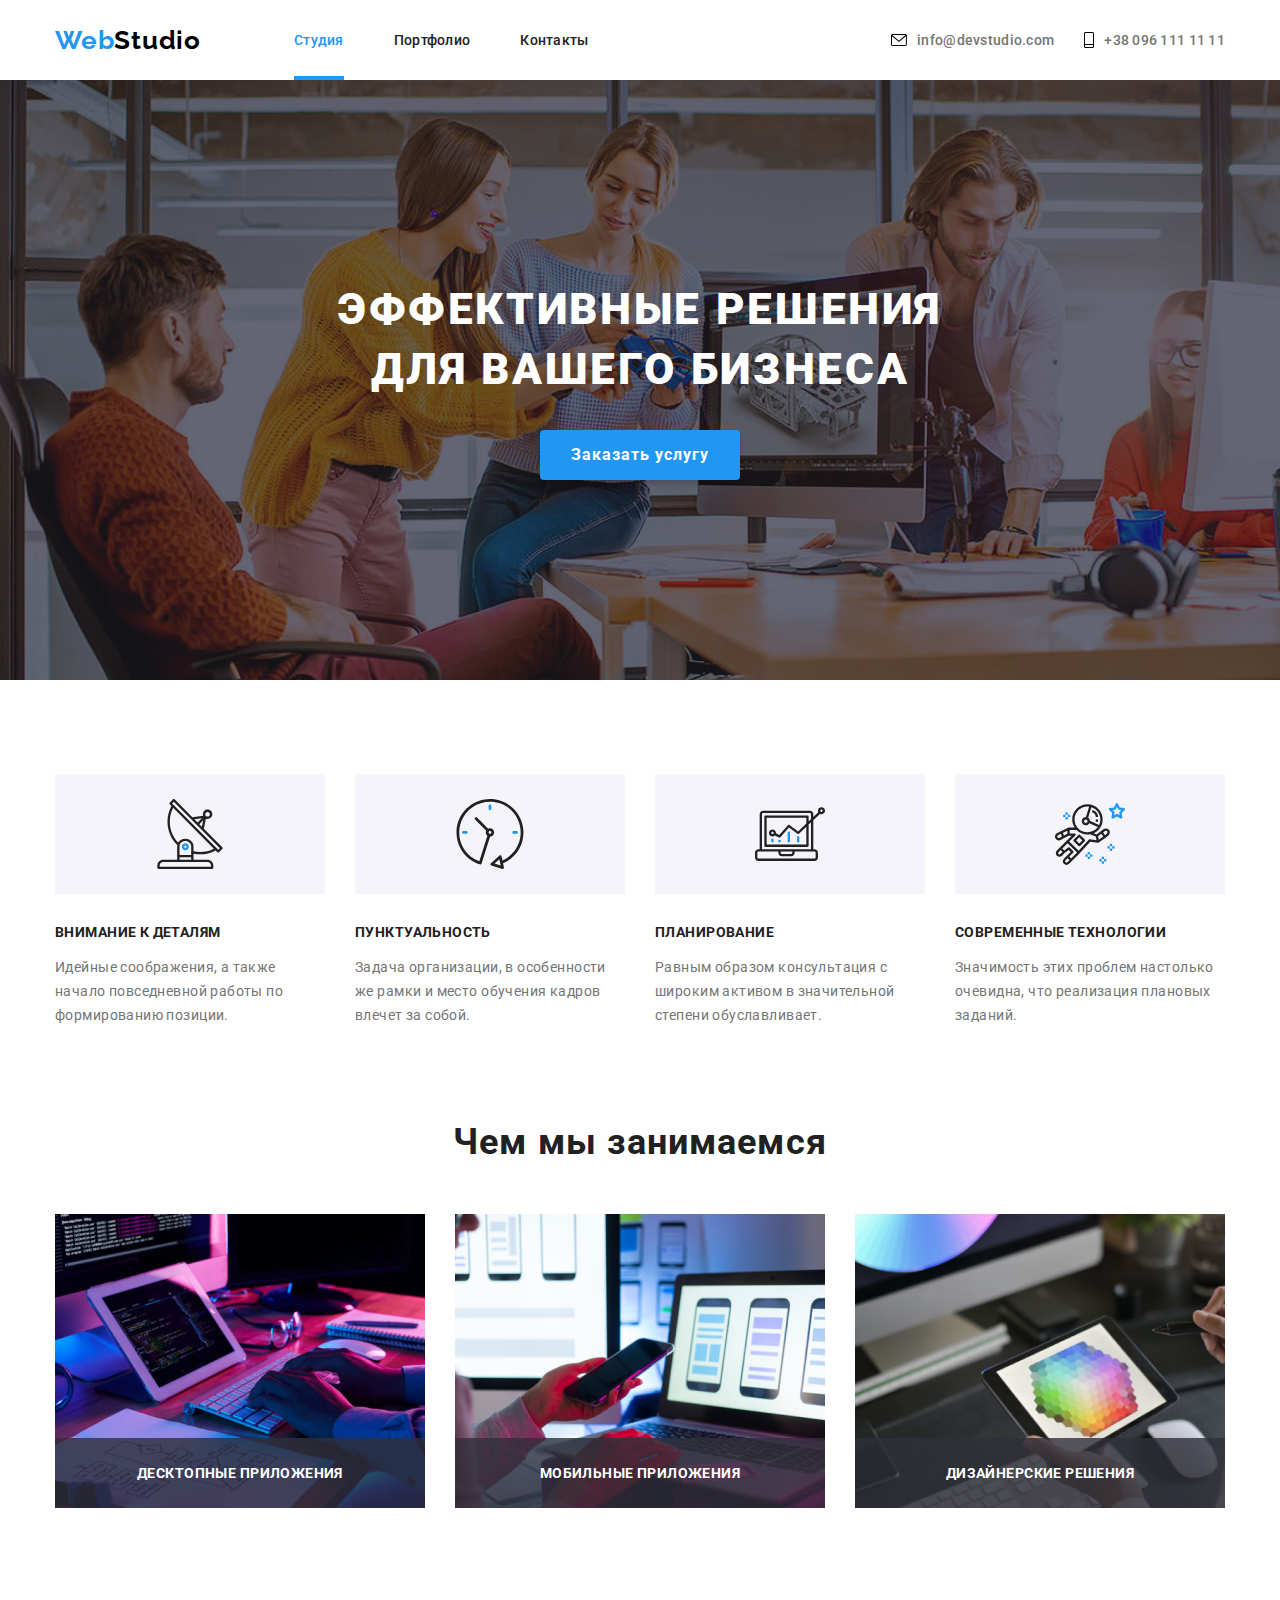
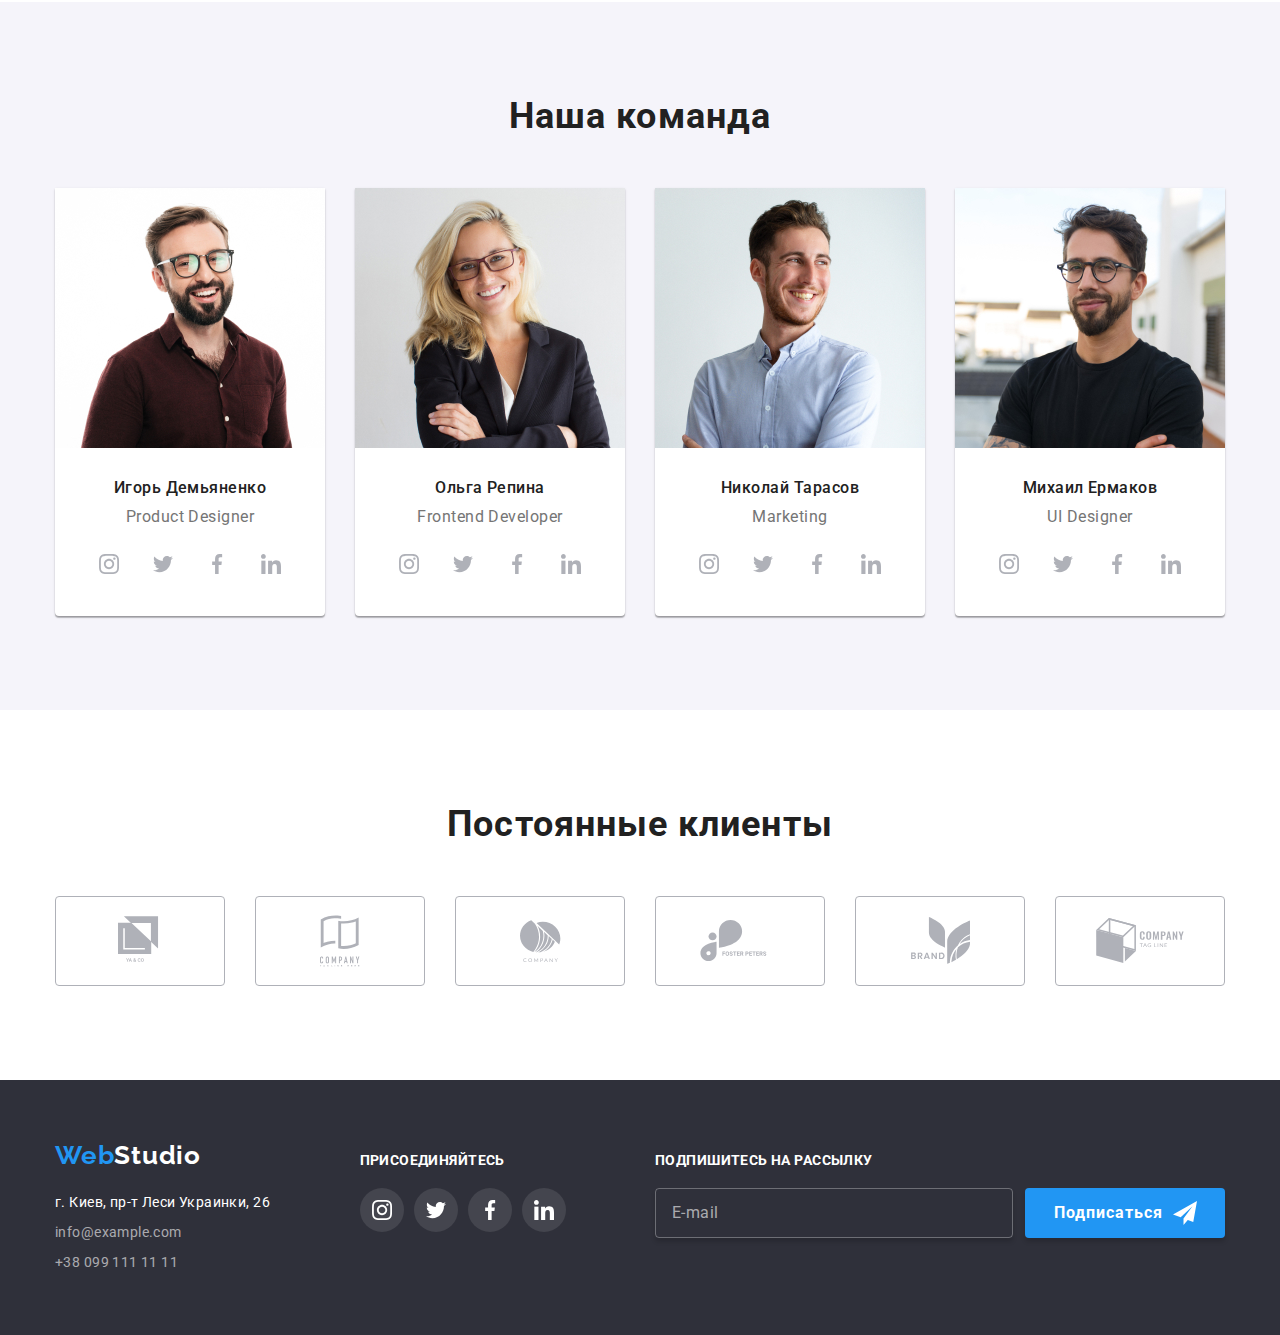
<file: index.html>
<!DOCTYPE html>
<html lang="ru">
<head>
   <meta charset="UTF-8">
   <meta name="viewport" content="width=device-width, initial-scale=1.0">
   <title>Студия - Главная страница</title>
   <!-- Подключение шрифтов -->
   <link rel="preconnect" href="https://fonts.gstatic.com">
   <link href="https://fonts.googleapis.com/css2?family=Raleway:wght@700&family=Roboto:wght@400;500;700;900&display=swap" rel="stylesheet">
   <!-- Нормализация стилей -->
   <link rel="stylesheet" href="https://cdnjs.cloudflare.com/ajax/libs/modern-normalize/1.0.0/modern-normalize.min.css">
   <!-- Подключение таблицы стилей -->
   <link rel="stylesheet" href="./css/main.min.css">
</head>
<body> 
   <header class="header">
      <div class="container">
         <nav class="site-navigation">
         <a class="logo link" href="/" lang="en"><span>Web</span>Studio</a>
            <ul class="navigation-list list">
               <li class="navigation-list-item"><a class="navigation-link link transition current" href="index.html">Студия</a></li>
               <li class="navigation-list-item"><a class="navigation-link link transition" href="portfolio.html">Портфолио</a></li>
               <li class="navigation-list-item"><a class="navigation-link link transition" href="#">Контакты</a></li>
            </ul>
         </nav>
         <address class="adress">
         <a class="contact-mail link transition" href="mailto:info@devstudio.com">
      <svg class="contact-icons transition" width="16" height="12">
         <use href="./images/svg/sprite.svg#email"></use>
      </svg>info@devstudio.com</a>
         <a class="contact-phone link transition" href="tel:+380961111111">
            <svg class="contact-icons transition" width="10" height="16">
               <use href="./images/svg/sprite.svg#tel"></use>
            </svg>+38 096 111 11 11</a>
         </address>
      </div>
   </header>
  <main>
     <!-- HERO -->
     <section class="hero">
        <h1 class="caption">Эффективные решения для вашего бизнеса</h1>
        <button class="modal-btn modal-btn--center" type="button" data-modal-open>Заказать услугу</button>
     </section>
      <!-- features -->
     <section class="features section">
        <div class="container">
         <ul class="features__list list">
            <li class="features__list-item">
               <div class="wrap-icon">
                  <svg class="features__icon">
                     <use href="./images/svg/sprite.svg#features1"></use>
                  </svg>
               </div>
               <h3 class="features__title">Внимание к деталям</h3>
               <p class="features__description">Идейные соображения, а также начало повседневной работы по формированию позиции.</p>
            </li>
            <li class="features__list-item">
               <div class="wrap-icon">
                  <svg class="features__icon">
                     <use href="./images/svg/sprite.svg#features2"></use>
                  </svg>
               </div>
               <h3 class="features__title">Пунктуальность</h3>
               <p class="features__description">Задача организации, в особенности же рамки и место обучения кадров влечет за собой.</p>
            </li>
            <li class="features__list-item">
               <div class="wrap-icon">
                  <svg class="features__icon">
                     <use href="./images/svg/sprite.svg#features3"></use>
                  </svg>
               </div>
               <h3 class="features__title">Планирование</h3>
               <p class="features__description">Равным образом консультация с широким активом в значительной степени обуславливает.</p>
            </li>
            <li class="features__list-item">
               <div class="wrap-icon">
                  <svg class="features__icon">
                     <use href="./images/svg/sprite.svg#features4"></use>
                  </svg>
               </div>
               <h3 class="features__title">Современные технологии</h3>
               <p class="features__description">Значимость этих проблем настолько очевидна, что реализация плановых заданий.</p>
            </li>
        </ul>
      </div>
     </section>
     <!-- work -->
     <section class="work">
        <div class="container">
         <h2 class="title">Чем мы занимаемся</h2>
         <ul class="work-list list">
            <li class="work-list-item">
               <div class="work-list-img-wrap">
                  <p class="work-list-text">Десктопные приложения</p>
                  <img class="work-image" src="images/work/01.png" alt="Десктопные приложения" width="370">
               </div>
            </li>
            <li class="work-list-item">
               <div class="work-list-img-wrap">
                  <p class="work-list-text">Мобильные приложения</p>
                  <img class="work-image" src="images/work/02.png" alt="Мобильные приложения" width="370">
               </div>
            </li>
            <li class="work-list-item">
               <div class="work-list-img-wrap">
                  <p class="work-list-text">Дизайнерские решения</p>
                  <img class="work-image" src="images/work/03.png" alt="Дизайнерские решения" width="370">
               </div>
            </li>
         </ul>
        </div>
     </section>
     <!-- team -->
     <section class="team section">
        <div class="container">
         <h2 class="title">Наша команда</h2>
         <ul class="team-list list">
            <li class="team-list-item">
               <article class="card">
                  <div class="card-wrap">
                     <img class="team-image" src="images/team/01.jpg" alt="на фото Игорь Демьяненко" width="270">
                  </div>
                  <div class="card-content">
                     <h3 class="team-title">Игорь Демьяненко</h3>
                     <p class="team-description" lang="en">Product Designer</p>
                     <ul class="social-list list">
                        <li class="social-list-item">
                           <a href="https://www.instagram.com/" class="social-link transition">
                              <svg class="social-icon transition">
                                 <use href="./images/svg/sprite.svg#instagram"></use>
                              </svg>
                           </a>
                        </li>
                        <li class="social-list-item">
                           <a href="https://twitter.com/" class="social-link transition">
                              <svg class="social-icon transition">
                                 <use href="./images/svg/sprite.svg#twitter"></use>
                              </svg>
                           </a>
                        </li>
                        <li class="social-list-item">
                           <a href="https://www.facebook.com/" class="social-link transition">
                              <svg class="social-icon transition">
                                 <use href="./images/svg/sprite.svg#facebook"></use>
                              </svg>
                           </a>
                        </li>
                        <li class="social-list-item">
                           <a href="https://www.linkedin.com/" class="social-link transition">
                              <svg class="social-icon transition">
                                 <use href="./images/svg/sprite.svg#linkedin"></use>
                              </svg>
                           </a>
                        </li>
                     </ul>
                  </div>
               </article>
            </li>
            <li class="team-list-item">
               <article class="card">
                  <div class="card-wrap">
                     <img class="team-image" src="images/team/02.jpg" alt="на фото Ольга Репина" width="270">
                  </div>
                  <div class="card-content">
                     <h3 class="team-title">Ольга Репина</h3>
                     <p class="team-description" lang="en">Frontend Developer</p>
                     <ul class="social-list list">
                        <li class="social-list-item">
                           <a href="https://www.instagram.com/" class="social-link transition">
                              <svg class="social-icon transition">
                                 <use href="./images/svg/sprite.svg#instagram"></use>
                              </svg>
                           </a>
                        </li>
                        <li class="social-list-item">
                           <a href="https://twitter.com/" class="social-link transition">
                              <svg class="social-icon transition">
                                 <use href="./images/svg/sprite.svg#twitter"></use>
                              </svg>
                           </a>
                        </li>
                        <li class="social-list-item">
                           <a href="https://www.facebook.com/" class="social-link transition">
                              <svg class="social-icon transition">
                                 <use href="./images/svg/sprite.svg#facebook"></use>
                              </svg>
                           </a>
                        </li>
                        <li class="social-list-item">
                           <a href="https://www.linkedin.com/" class="social-link transition">
                              <svg class="social-icon transition">
                                 <use href="./images/svg/sprite.svg#linkedin"></use>
                              </svg>
                           </a>
                        </li>
                     </ul>
                  </div>
               </article>
            </li>
            <li class="team-list-item">
               <article class="card">
                  <div class="card-wrap">
                     <img class="team-image" src="images/team/03.jpg" alt="на фото Николай Тарасов" width="270">
                  </div>
                  <div class="card-content">
                     <h3 class="team-title">Николай Тарасов</h3>
                     <p class="team-description" lang="en">Marketing</p>
                     <ul class="social-list list">
                        <li class="social-list-item">
                           <a href="https://www.instagram.com/" class="social-link transition">
                              <svg class="social-icon transition">
                                 <use href="./images/svg/sprite.svg#instagram"></use>
                              </svg>
                           </a>
                        </li>
                        <li class="social-list-item">
                           <a href="https://twitter.com/" class="social-link transition">
                              <svg class="social-icon transition">
                                 <use href="./images/svg/sprite.svg#twitter"></use>
                              </svg>
                           </a>
                        </li>
                        <li class="social-list-item">
                           <a href="https://www.facebook.com/" class="social-link transition">
                              <svg class="social-icon transition">
                                 <use href="./images/svg/sprite.svg#facebook"></use>
                              </svg>
                           </a>
                        </li>
                        <li class="social-list-item">
                           <a href="https://www.linkedin.com/" class="social-link transition">
                              <svg class="social-icon transition">
                                 <use href="./images/svg/sprite.svg#linkedin"></use>
                              </svg>
                           </a>
                        </li>
                     </ul>
                  </div>
               </article>
            </li>
            <li class="team-list-item">
               <article class="card">
                  <div class="card-wrap">
                     <img class="team-image" src="images/team/04.jpg" alt="на фото Михаил Ермаков" width="270">
                  </div>
                  <div class="card-content">
                     <h3 class="team-title">Михаил Ермаков</h3>
                     <p class="team-description" lang="en">UI Designer</p>
                     <ul class="social-list list">
                        <li class="social-list-item">
                           <a href="https://www.instagram.com/" class="social-link transition">
                              <svg class="social-icon transition">
                                 <use href="./images/svg/sprite.svg#instagram"></use>
                              </svg>
                           </a>
                        </li>
                        <li class="social-list-item">
                           <a href="https://twitter.com/" class="social-link transition">
                              <svg class="social-icon transition">
                                 <use href="./images/svg/sprite.svg#twitter"></use>
                              </svg>
                           </a>
                        </li>
                        <li class="social-list-item">
                           <a href="https://www.facebook.com/" class="social-link transition">
                              <svg class="social-icon transition">
                                 <use href="./images/svg/sprite.svg#facebook"></use>
                              </svg>
                           </a>
                        </li>
                        <li class="social-list-item">
                           <a href="https://www.linkedin.com/" class="social-link transition">
                              <svg class="social-icon transition">
                                 <use href="./images/svg/sprite.svg#linkedin"></use>
                              </svg>
                           </a>
                        </li>
                     </ul>
                  </div>
               </article>
            </li>
         </ul>
        </div>
     </section>
     <section class="clients section">
        <div class="container">
           <h2 class="title">Постоянные клиенты</h2>
           <ul class="clients-list list">
              <li class="clients-list-item">
                 <a href="" class="clients-link link transition"><svg class="clients-icons transition" width="44.27" height="49.23">
                 <use href="./images/svg/sprite.svg#logo1"></use>
                 </svg></a>
              </li>
              <li class="clients-list-item">
                 <a href="" class="clients-link link transition"><svg class="clients-icons transition" width="40" height="52">
                 <use href="./images/svg/sprite.svg#logo2"></use>
                 </svg></a>
              </li>
              <li class="clients-list-item">
                 <a href="" class="clients-link link transition"><svg class="clients-icons transition" width="41" height="42.6">
                 <use href="./images/svg/sprite.svg#logo3"></use>
                 </svg></a>
              </li>
              <li class="clients-list-item">
                 <a href="" class="clients-link link transition"><svg class="clients-icons transition" width="79.66" height="42.02">
                 <use href="./images/svg/sprite.svg#logo4"></use>
                 </svg></a>
              </li>
              <li class="clients-list-item">
                 <a href="" class="clients-link link transition"><svg class="clients-icons transition" width="59" height="47">
                 <use href="./images/svg/sprite.svg#logo5"></use>
                 </svg></a>
              </li>
              <li class="clients-list-item">
                 <a href="" class="clients-link link transition"><svg class="clients-icons transition" width="88.48" height="45.44">
                 <use href="./images/svg/sprite.svg#logo6"></use>
                 </svg></a>
              </li>
           </ul>
        </div>
     </section>
  </main>

   <footer class="footer">
      <div class="container">
         <div class="footer-wrapper">
            <div class="footer-left">
               <a class="logo link" href="/" lang="en"><span>Web</span>Studio</a>
               <adress class="adress">
                  <ul class="adress-list list">
                     <li class="adress-list-item">
                        <a class="post-adress link transition" href="https://goo.gl/maps/8TVuitx8VLd2Mp3k9" target="_blank">г. Киев, пр-т Леси Украинки, 26</a>
                      </li>
                     <li class="adress-list-item">
                        <a class="footer-mail link transition" href="mailto:info@example.com">info@example.com</a>
                     </li>
                     <li class="adress-list-item">
                        <a class="footer-phone link transition" href="tel:+380991111111">+38 099 111 11 11</a>
                     </li>
                  </ul>
               </adress>
            </div>
            <div class="followus">
               <h3 class="footer-title">Присоединяйтесь</h3>
               <ul class="social-list list">
                  <li class="social-list-item">
                     <a href="https://www.instagram.com/" class="social-link transition">
                        <svg class="social-icon transition">
                           <use href="./images/svg/sprite.svg#instagram"></use>
                        </svg>
                     </a>
                  </li>
                  <li class="social-list-item">
                     <a href="https://twitter.com/" class="social-link transition">
                        <svg class="social-icon transition">
                           <use href="./images/svg/sprite.svg#twitter"></use>
                        </svg>
                     </a>
                  </li>
                  <li class="social-list-item">
                     <a href="https://www.facebook.com/" class="social-link transition">
                        <svg class="social-icon transition">
                           <use href="./images/svg/sprite.svg#facebook"></use>
                        </svg>
                     </a>
                  </li>
                  <li class="social-list-item">
                     <a href="https://www.linkedin.com/" class="social-link transition">
                        <svg class="social-icon transition">
                           <use href="./images/svg/sprite.svg#linkedin"></use>
                        </svg>
                     </a>
                  </li>
               </ul>
            </div>
            <form action="#" class="footer-form">
               <p class="footer-title">Подпишитесь на рассылку</p>
               <input type="email" class="footer-form-input" name="user-mail" placeholder="E-mail">
               <button type="submit" class="modal-btn modal-btn--subscription">Подписаться</button>
            </form>
         </div>
      </div>
   </footer>

   <!-- ---------------------------------- modal window -------------------------------- -->

   <div class="backdrop is-hidden" data-modal>
      <div class="modal">
         <button class="close-btn" type="button" data-modal-close>
            <svg class="icon-close">
               <use href="./images/svg/sprite.svg#close"></use>
            </svg>
         </button>
         <!-- -------------- FORM ------------------ -->
         <form action="#" class="modal-form">
            <p class="form-text">Оставьте свои данные, мы вам перезвоним</p>   
            <label class="form-field">
               Имя
               <span class="form-input-wrapper">
                  <input type="text" class="form-input" name="user-name">
                  <svg class="form-icon">
                     <use href="./images/svg/sprite.svg#form-name"></use>
                  </svg>
               </span>
            </label>
            <label class="form-field">
               Телефон
               <span class="form-input-wrapper">
                  <input type="tel" class="form-input" name="user-phone">
                  <svg class="form-icon">
                     <use href="./images/svg/sprite.svg#form-tel"></use>
                  </svg>
               </span>
            </label>
            <label class="form-field">
               Почта
               <span class="form-input-wrapper">
                  <input type="email" class="form-input" name="user-mail">
                  <svg class="form-icon">
                     <use href="./images/svg/sprite.svg#form-email"></use>
                  </svg>
               </span>
            </label>
            <label class="form-field">
               Комментарий
               <textarea class="form-user-message" name="user-message" placeholder="Введите текст"></textarea>
            </label>
            <input id="user-policy" type="checkbox" name="user-policy" value="accept-policy" class="form-policy visually-hidden">
            <label for="user-policy" class="form-policy-text">Соглашаюсь с рассылкой и принимаю <a href="#">Условия договора</a></label>
            <button type="submit" class="modal-btn modal-btn--center">Отправить</button>
         </form>
         <!-- ---------- END FORM ---------- -->
      </div>
   </div>
   <!-- ---------------------------------- end modal window -------------------------------- -->


   <!-- Привет мир! -->

   <script src="./js/modal.js"></script>
</body>
</html>
</file>
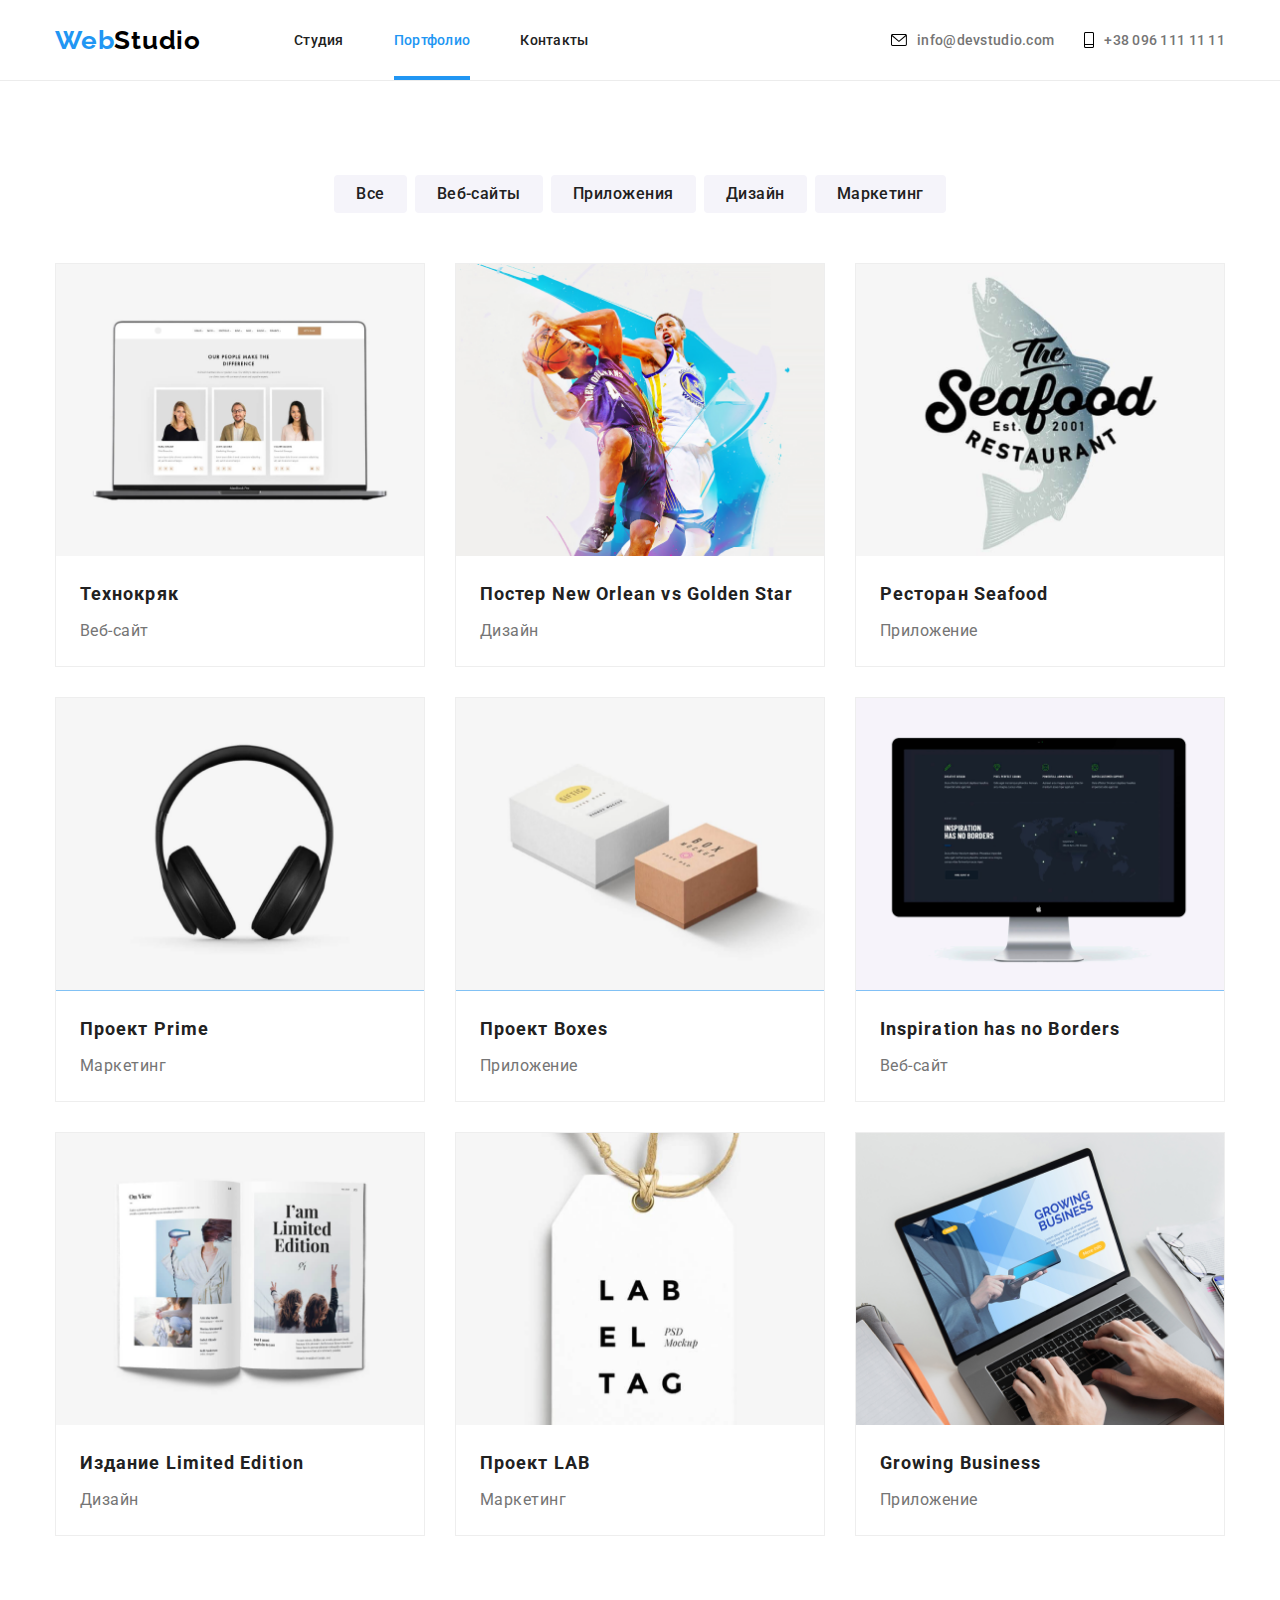
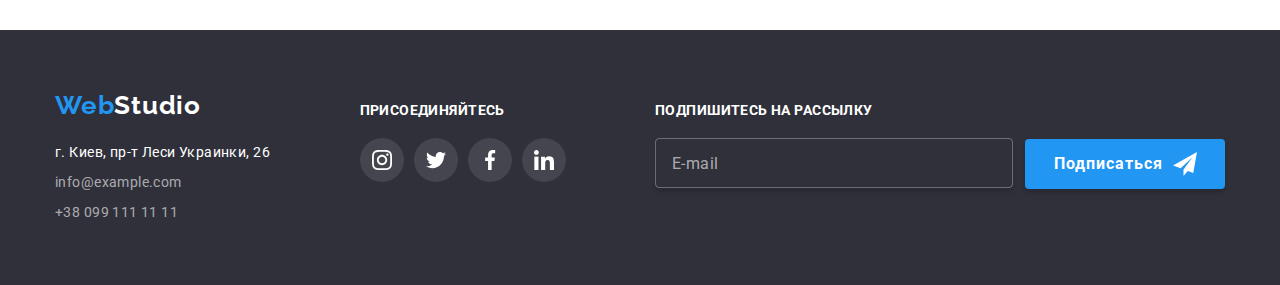
<file: portfolio.html>
<!DOCTYPE html>
<html lang="ru">

<head>
   <meta charset="UTF-8">
   <meta name="viewport" content="width=device-width, initial-scale=1.0">
   <title>Портфолио</title>
   <!-- Подключение шрифтов -->
   <link rel="preconnect" href="https://fonts.gstatic.com">
   <link href="https://fonts.googleapis.com/css2?family=Raleway:wght@700&family=Roboto:wght@400;500;700;900&display=swap" rel="stylesheet">
   <!-- Нормализация стилей -->
   <link rel="stylesheet" href="https://cdnjs.cloudflare.com/ajax/libs/modern-normalize/1.0.0/modern-normalize.min.css">
   <!-- Подключение таблицы стилей -->
   <link rel="stylesheet" href="css/portfolio.min.css">
</head>

<body>
   <header class="header">
      <div class="container">
         <nav class="site-navigation">
         <a class="logo link" href="/" lang="en"><span>Web</span>Studio</a>
            <ul class="navigation-list list">
            <li class="navigation-list-item"><a class="navigation-link link transition" href="index.html">Студия</a></li>
            <li class="navigation-list-item"><a class="navigation-link link transition current" href="portfolio.html">Портфолио</a></li>
            <li class="navigation-list-item"><a class="navigation-link link transition" href="#">Контакты</a></li>
            </ul>
         </nav>
         <address class="adress">
         <a class="contact-mail link transition" href="mailto:info@devstudio.com">
      <svg class="contact-icons transition" width="16" height="12">
         <use href="./images/svg/sprite.svg#email"></use>
      </svg>info@devstudio.com</a>
         <a class="contact-phone link transition" href="tel:+380961111111">
            <svg class="contact-icons transition" width="10" height="16">
               <use href="./images/svg/sprite.svg#tel"></use>
            </svg>+38 096 111 11 11</a>
         </address>
      </div>
   </header>

   <main>
      <!-- portfolio -->
      <section class="portfolio section">
         <div class="container">
            <!-- portfolio navigation -->
            <div class="portfolio-nav">
               <ul class="portfolio-nav-list list">
                  <li class="portfolio-nav-list-item"><a class="portfolio-nav-link link transition" href="#">Все</a></li>
                  <li class="portfolio-nav-list-item"><a class="portfolio-nav-link link transition" href="#">Веб-сайты</a></li>
                  <li class="portfolio-nav-list-item"><a class="portfolio-nav-link link transition" href="#">Приложения</a></li>
                  <li class="portfolio-nav-list-item"><a class="portfolio-nav-link link transition" href="#">Дизайн</a></li>
                  <li class="portfolio-nav-list-item"><a class="portfolio-nav-link link transition" href="#">Маркетинг</a></li>
               </ul>
            </div>
            <!-- portfolio viewport -->
            <ul class="projects-list list">
               <li class="projects-list-item transition">
                  <a href="#" class="project-link link">
                     <div class="project-preview-wrap">
                        <p class="overlay transition">Технокряк это современная площадка распространения коронавируса. Компании используют эту платформу для цифрового шпионажа и атак на защищённые сервера конкурентов.</p>
                        <img class="project-preview" src="images/portfolio/01.png" alt="Технокряк" width="370">
                     </div>
                     
                     <div class="projects-content">
                        <h2 class="project-title">Технокряк</h2>
                        <p class="project-category">Веб-сайт</p>
                     </div>
                  </a>
               </li>
               <li class="projects-list-item transition">
                  <a href="#" class="project-link link">
                     <div class="project-preview-wrap">
                        <p class="overlay transition">Технокряк это современная площадка распространения коронавируса. Компании используют эту платформу для цифрового шпионажа и атак на защищённые сервера конкурентов.</p>
                        <img class="project-preview" src="images/portfolio/02.png" alt="Постер New Orlean vs Golden Star" width="370">
                     </div>
                     
                     <div class="projects-content">
                        <h2 class="project-title">Постер New Orlean vs Golden Star</h2>
                        <p class="project-category">Дизайн</p>
                     </div>
                  </a>
               </li>
               <li class="projects-list-item transition">
                  <a href="#" class="project-link link">
                     <div class="project-preview-wrap">
                        <p class="overlay transition">Технокряк это современная площадка распространения коронавируса. Компании используют эту платформу для цифрового шпионажа и атак на защищённые сервера конкурентов.</p>
                        <img class="project-preview" src="images/portfolio/03.png" alt="Ресторан Seafood" width="370">
                     </div>
                     
                     <div class="projects-content">
                        <h2 class="project-title">Ресторан Seafood</h2>
                        <p class="project-category">Приложение</p>
                     </div>
                  </a>
               </li>
               <li class="projects-list-item transition">
                  <a href="#" class="project-link link">
                     <div class="project-preview-wrap">
                        <p class="overlay transition">Технокряк это современная площадка распространения коронавируса. Компании используют эту платформу для цифрового шпионажа и атак на защищённые сервера конкурентов.</p>
                        <img class="project-preview" src="images/portfolio/04.png" alt="Проект Prime" width="370">
                     </div>
                     
                        <div class="projects-content">
                           <h2 class="project-title">Проект Prime</h2>
                           <p class="project-category">Маркетинг</p>
                     </div>
                  </a>
               </li>
               <li class="projects-list-item transition">
                  <a href="#" class="project-link link">
                     <div class="project-preview-wrap">
                        <p class="overlay transition">Технокряк это современная площадка распространения коронавируса. Компании используют эту платформу для цифрового шпионажа и атак на защищённые сервера конкурентов.</p>
                        <img class="project-preview" src="images/portfolio/05.png" alt="Проект Boxes" width="370">
                     </div>
                     
                        <div class="projects-content">
                           <h2 class="project-title">Проект Boxes</h2>
                           <p class="project-category">Приложение</p>
                     </div>
                  </a>
               </li>
               <li class="projects-list-item transition">
                  <a href="#" class="project-link link">
                     <div class="project-preview-wrap">
                        <p class="overlay transition">Технокряк это современная площадка распространения коронавируса. Компании используют эту платформу для цифрового шпионажа и атак на защищённые сервера конкурентов.</p>
                        <img class="project-preview" src="images/portfolio/06.png" alt="Inspiration has no Borders" width="370">
                     </div>
                     
                        <div class="projects-content">
                           <h2 class="project-title">Inspiration has no Borders</h2>
                           <p class="project-category">Веб-сайт</p>
                     </div>
                  </a>
               </li>
               <li class="projects-list-item transition">
                  <a href="#" class="project-link link">
                     <div class="project-preview-wrap">
                        <p class="overlay transition">Технокряк это современная площадка распространения коронавируса. Компании используют эту платформу для цифрового шпионажа и атак на защищённые сервера конкурентов.</p>
                        <img class="project-preview" src="images/portfolio/07.png" alt="Издание Limited Edition" width="370">
                     </div>
                     
                     <div class="projects-content">
                        <h2 class="project-title">Издание Limited Edition</h2>
                        <p class="project-category">Дизайн</p>
                     </div>
                  </a>
               </li>
               <li class="projects-list-item transition">
                  <a href="#" class="project-link link">
                     <div class="project-preview-wrap">
                        <p class="overlay transition">Технокряк это современная площадка распространения коронавируса. Компании используют эту платформу для цифрового шпионажа и атак на защищённые сервера конкурентов.</p>
                        <img class="project-preview" src="images/portfolio/08.png"  alt="Проект LAB" width="370">
                     </div>
                     
                     <div class="projects-content">
                        <h2 class="project-title">Проект LAB</h2>
                        <p class="project-category">Маркетинг</p>
                     </div>
                  </a>
               </li>
               <li class="projects-list-item transition">
                  <a href="#" class="project-link link">
                     <div class="project-preview-wrap">
                        <p class="overlay transition">Технокряк это современная площадка распространения коронавируса. Компании используют эту платформу для цифрового шпионажа и атак на защищённые сервера конкурентов.</p>
                        <img class="project-preview" src="images/portfolio/09.png" alt="Growing Business" width="370">
                     </div>
                     
                     <div class="projects-content">
                        <h2 class="project-title">Growing Business</h2>
                        <p class="project-category">Приложение</p>
                     </div>
                  </a>
               </li>
            </ul>
         </div>
      </section>
   </main>

   <footer class="footer">
      <div class="container">
         <div class="footer-wrapper">
            <div class="footer-left">
               <a class="logo link" href="/" lang="en"><span>Web</span>Studio</a>
               <adress class="adress">
                  <ul class="adress-list list">
                     <li class="adress-list-item">
                        <a class="post-adress link transition" href="https://goo.gl/maps/8TVuitx8VLd2Mp3k9" target="_blank">г. Киев, пр-т Леси Украинки, 26</a>
                      </li>
                     <li class="adress-list-item">
                        <a class="footer-mail link transition" href="mailto:info@example.com">info@example.com</a>
                     </li>
                     <li class="adress-list-item">
                        <a class="footer-phone link transition" href="tel:+380991111111">+38 099 111 11 11</a>
                     </li>
                  </ul>
               </adress>
            </div>
            <div class="followus">
               <h3 class="footer-title">Присоединяйтесь</h3>
               <ul class="social-list list">
                  <li class="social-list-item">
                     <a href="https://www.instagram.com/" class="social-link transition">
                        <svg class="social-icon transition">
                           <use href="./images/svg/sprite.svg#instagram"></use>
                        </svg>
                     </a>
                  </li>
                  <li class="social-list-item">
                     <a href="https://twitter.com/" class="social-link transition">
                        <svg class="social-icon transition">
                           <use href="./images/svg/sprite.svg#twitter"></use>
                        </svg>
                     </a>
                  </li>
                  <li class="social-list-item">
                     <a href="https://www.facebook.com/" class="social-link transition">
                        <svg class="social-icon transition">
                           <use href="./images/svg/sprite.svg#facebook"></use>
                        </svg>
                     </a>
                  </li>
                  <li class="social-list-item">
                     <a href="https://www.linkedin.com/" class="social-link transition">
                        <svg class="social-icon transition">
                           <use href="./images/svg/sprite.svg#linkedin"></use>
                        </svg>
                     </a>
                  </li>
               </ul>
            </div>
            <form action="#" class="footer-form">
               <p class="footer-title">Подпишитесь на рассылку</p>
               <input type="email" class="footer-form-input" name="user-mail" placeholder="E-mail">
               <button type="submit" class="modal-btn modal-btn--subscription">Подписаться</button>
            </form>
         </div>
      </div>
   </footer>
</body>

</html>
</file>
<file: css/main.min.css>
:root{--main-font: 'Roboto', sans-serif;--secondary-font: 'Raleway', sans-serif;--accent-color: #2196f3;--title-color: #212121;--text-color: #757575;--bgc-main: #2f303a;--bgc-secondary: #f5f4fa;--card-gap: 30px}.visually-hidden{position:absolute !important;clip:rect(1px 1px 1px 1px);clip:rect(1px, 1px, 1px, 1px);padding:0 !important;border:0 !important;height:1px !important;width:1px !important;overflow:hidden}body{color:#000000;font-family:var(--main-font);background-color:#ffffff}.list{list-style:none}.link{text-decoration:none}h1,h2,h3,h4,h5,h6,p{margin:0}ul,ol{margin:0;padding:0}img{display:block;max-width:100%}.adress{font-style:normal}.container{width:1200px;padding-left:15px;padding-right:15px;margin:0 auto}.header .container{height:80px;display:flex;justify-content:space-between;align-items:center}.section{padding:94px 0}.modal-btn{margin-top:30px;width:200px;height:50px;background-color:var(--accent-color);box-shadow:0px 4px 4px rgba(0,0,0,0.15);border-radius:4px;border:none;cursor:pointer;font-weight:700;font-size:16px;line-height:1.875;text-align:center;letter-spacing:0.06em;color:#ffffff}.modal-btn--center{margin-left:auto;margin-right:auto}.modal-btn--subscription{margin-top:0;text-align:left;padding-left:29px;background-image:url(../images/svg/icons/subscribe.svg);background-repeat:no-repeat;background-position:right 28px center}.social-list{display:flex;justify-content:space-between}.followus .social-list{width:206px}.social-link{display:flex;justify-content:center;align-items:center;width:44px;height:44px;border-radius:50%;background-color:transparent;color:#afb1b8}.social-link:hover,.social-link:focus{background-color:var(--accent-color)}.followus .social-link{color:#ffffff;background-color:#44454e}.followus .social-link:hover,.followus .social-link:focus{background-color:var(--accent-color)}.social-icon{width:20px;height:20px;fill:currentColor}.social-link:hover .social-icon,.social-link:focus .social-icon{fill:#ffffff}.logo{display:block;font-family:var(--secondary-font);font-weight:700;font-size:26px;line-height:1.1923;letter-spacing:0.03em;color:#000000}.logo>span{color:var(--accent-color)}.navigation-link.current{color:var(--accent-color)}.navigation-link.current::after{content:'';display:block;background-color:var(--accent-color);width:100%;height:4px;position:absolute;bottom:-32px;opacity:1;visibility:visible;pointer-events:auto}.transition{transition:all 250ms cubic-bezier(0.4, 0, 0.2, 1)}.title{font-weight:700;font-size:36px;line-height:1.166;text-align:center;letter-spacing:0.03em;color:var(--title-color)}.contact-icons{margin-right:10px}.footer-form{font-size:0}.footer-form-input{width:358px;height:50px;border:1px solid rgba(255,255,255,0.3);box-shadow:0px 4px 4px rgba(0,0,0,0.15);border-radius:4px;background-color:transparent;outline:none;padding:0 16px;margin-right:12px;font-size:16px;line-height:1.25;letter-spacing:0.03em;color:rgba(255,255,255,0.6);transition:border 250ms cubic-bezier(0.4, 0, 0.2, 1)}.footer-form-input::placeholder{font-size:16px;line-height:1.25;letter-spacing:0.03em;color:rgba(255,255,255,0.6)}.footer-form-input:focus{border:1px solid rgba(255,255,255,0.9)}.footer-title{font-weight:bold;font-size:14px;line-height:1.143;letter-spacing:0.03em;text-transform:uppercase;color:#ffffff;padding-top:12px;margin-bottom:20px}.site-navigation{display:flex;align-items:center}.navigation-list{display:flex;margin-left:93px}.navigation-list-item:not(:last-child){margin-right:50px}.navigation-link,.contact-mail,.contact-phone{font-weight:500;font-size:14px;line-height:1.143;letter-spacing:0.02em}.navigation-link:hover,.navigation-link:focus,.contact-mail:hover,.contact-mail:focus,.contact-phone:hover,.contact-phone:focus{color:var(--accent-color)}.navigation-link{color:#212121;position:relative}.navigation-link::after{content:'';display:block;background-color:var(--accent-color);width:100%;height:4px;position:absolute;bottom:-32px;opacity:0;visibility:hidden;pointer-events:none;transition:all 250ms cubic-bezier(0.4, 0, 0.2, 1)}.navigation-link:hover::after{opacity:1;visibility:visible;pointer-events:auto}.contact-mail{margin-right:30px}.contact-mail,.contact-phone{display:flex;align-items:center;color:#757575}.contact-mail:hover .contact-icons,.contact-phone:hover .contact-icons,.contact-mail:focus .contact-icons,.contact-phone:focus .contact-icons{fill:var(--accent-color)}.header .adress{display:flex}.backdrop{position:fixed;top:0;left:0;width:100%;height:100%;background-color:rgba(0,0,0,0.5);transition:all 250ms cubic-bezier(0.4, 0, 0.2, 1)}.backdrop.is-hidden{transition:all 250ms cubic-bezier(0.4, 0, 0.2, 1) 250ms}.modal{width:528px;min-height:581px;background-color:#fff;box-shadow:0px 1px 3px rgba(0,0,0,0.12),0px 1px 1px rgba(0,0,0,0.14),0px 2px 1px rgba(0,0,0,0.2);border-radius:4px;padding:40px;position:absolute;top:50%;left:50%;transform:translate(-50%, -50%) scale(1);transition:transform 250ms cubic-bezier(0.4, 0, 0.2, 1) 250ms}.backdrop.is-hidden .modal{transform:translate(-50%, -50%) scale(0);transition:all 250ms cubic-bezier(0.4, 0, 0.2, 1) 0ms}.close-btn{width:30px;height:30px;background-color:#ffffff;border:1px solid rgba(0,0,0,0.1);border-radius:50%;cursor:pointer;position:absolute;top:8px;right:8px;display:flex;justify-content:center;align-items:center}.is-hidden{opacity:0;visibility:hidden;pointer-events:none}.icon-close{width:30px;height:30px}.modal-form{display:flex;flex-direction:column}.form-text{font-weight:bold;font-size:20px;line-height:1.15;text-align:center;letter-spacing:0.03em;color:var(--title-color);margin-bottom:12px}.form-input{width:100%;height:40px;border:1px solid rgba(33,33,33,0.2);border-radius:4px;padding-left:42px;transition:border-color 250ms cubic-bezier(0.4, 0, 0.2, 1)}.form-input:focus{outline:none;border-color:var(--accent-color)}.form-input-wrapper{display:block;margin-top:4px;position:relative}.form-field{font-size:12px;line-height:1.167;letter-spacing:0.01em;color:var(--text-color)}.form-field:not(:nth-of-type(4)){margin-bottom:10px}.form-icon{width:18px;height:18px;position:absolute;top:50%;left:12px;transform:translateY(-50%);transition:fill 250ms cubic-bezier(0.4, 0, 0.2, 1)}.form-input:focus+.form-icon{fill:var(--accent-color)}.form-user-message{width:100%;height:120px;outline:none;border:1px solid rgba(33,33,33,0.2);border-radius:4px;margin-top:4px;padding:12px 16px;resize:none;transition:border-color 250ms cubic-bezier(0.4, 0, 0.2, 1)}.form-user-message:focus{border-color:var(--accent-color)}.form-user-message::placeholder{font-size:14px;line-height:1.143;letter-spacing:0.01em;color:rgba(117,117,117,0.5)}.form-policy-text{font-size:14px;line-height:1.714;letter-spacing:0.03em;color:var(--text-color);margin-top:20px;margin-left:auto;margin-right:auto}.form-policy-text>a{color:var(--accent-color)}.form-policy-text::before{content:'';display:inline-block;width:16px;height:15px;margin-right:7px;border:2px solid var(--title-color);border-radius:2px;transition:all 250ms cubic-bezier(0.4, 0, 0.2, 1)}.form-policy:checked+.form-policy-text::before{border-color:var(--accent-color);background-origin:border-box;background-color:var(--accent-color);background-image:url(../images/svg/icons/checked.svg)}.form-policy:focus+.form-policy-text::before{transform:scale(1.2)}.hero{height:600px;background-color:var(--bgc-main);background-image:linear-gradient(to right, rgba(47,48,58,0.4), rgba(47,48,58,0.4)),url(../images/bg.jpg);background-size:cover;background-repeat:no-repeat;text-align:center;padding:200px}.caption{margin:0 auto;text-align:center;width:696px;font-weight:900;font-size:44px;line-height:1.36;letter-spacing:0.06em;text-transform:uppercase;color:#ffffff}.features__list{display:flex;flex-wrap:wrap;margin-left:calc(-1 * var(--card-gap))}.features__list-item{flex-basis:calc(100% / 4 - var(--card-gap));margin-left:var(--card-gap)}.features__title{font-weight:700;font-size:14px;line-height:1.143;letter-spacing:0.03em;text-transform:uppercase;margin-bottom:16px;color:var(--title-color)}.features__description{font-weight:400;font-size:14px;line-height:1.714;letter-spacing:0.03em;color:var(--text-color)}.features__icon{width:70px;height:70px}.wrap-icon{height:120px;background-color:var(--bgc-secondary);margin-bottom:30px;display:flex;justify-content:center;align-items:center}.work{padding-bottom:94px}.work .title{margin-bottom:50px}.work-list{display:flex;margin-left:calc(-1 * var(--card-gap))}.work-list-item{flex-basis:calc(100% / 3 - var(--card-gap));margin-left:var(--card-gap)}.work-list-img-wrap{position:relative}.work-list-text{font-weight:bold;font-size:14px;line-height:16px;text-align:center;letter-spacing:0.03em;text-transform:uppercase;color:#ffffff;height:70px;width:100%;background:rgba(47,48,58,0.8);display:flex;justify-content:center;align-items:center;position:absolute;bottom:0}.team{background-color:var(--bgc-secondary)}.team .title{margin-bottom:50px}.team-list{display:flex;flex-wrap:wrap;margin-left:calc(-1 * var(--card-gap))}.team-list-item{flex-basis:calc(100% / 4 - var(--card-gap));margin-left:var(--card-gap)}.team-title{font-weight:500;font-size:16px;line-height:1.188;text-align:center;letter-spacing:0.03em;color:var(--title-color);margin-bottom:10px}.team-description{font-weight:400;font-size:16px;line-height:1.188;text-align:center;letter-spacing:0.03em;color:var(--text-color);margin-bottom:16px}.card{background:#ffffff;box-shadow:0px 1px 3px rgba(0,0,0,0.12),0px 1px 1px rgba(0,0,0,0.14),0px 2px 1px rgba(0,0,0,0.2);border-radius:0px 0px 4px 4px}.card-content{padding:30px 32px}.clients-list{display:flex;justify-content:space-between;margin-top:50px}.clients-link{width:170px;height:90px;color:#afb1b8;display:flex;justify-content:center;align-items:center;border:1px solid #afb1b8;border-radius:4px}.clients-link:hover,.clients-link:focus{border-color:var(--accent-color)}.clients-icons{fill:currentColor}.clients-link:hover .clients-icons,.clients-link:focus .clients-icons{fill:var(--accent-color)}.portfolio{border-top:1px solid #ececec}.project-preview-wrap{position:relative;overflow:hidden}.overlay{font-size:18px;line-height:1.556;letter-spacing:0.03em;color:#ffffff;padding:63px 24px;background-color:rgba(33,150,243,0.9);position:absolute;height:100%;width:100%;transform:translateY(100%)}.project-link:hover .overlay,.project-link:focus .overlay{transform:translateY(0)}.portfolio-nav-list{display:flex;justify-content:center;margin-bottom:50px}.portfolio-nav-list-item:not(:last-child){margin-right:8px}.portfolio-nav-link{display:block;padding:6px 22px;font-weight:500;font-size:16px;line-height:1.625;text-align:center;letter-spacing:0.03em;color:var(--title-color);background-color:var(--bgc-secondary);border-radius:4px}.portfolio-nav-link:hover,.portfolio-nav-link:focus{color:#ffffff;background-color:var(--accent-color);box-shadow:0px 3px 1px rgba(0,0,0,0.1),0px 1px 2px rgba(0,0,0,0.08),0px 2px 2px rgba(0,0,0,0.12)}.project-title{font-weight:700;font-size:18px;line-height:2;letter-spacing:0.06em;color:var(--title-color);margin-bottom:4px}.project-category{font-weight:400;font-size:16px;line-height:1.875;letter-spacing:0.03em;color:var(--text-color)}.projects-list{display:flex;flex-wrap:wrap;margin-left:calc(-1 * var(--card-gap));margin-top:calc(-1 * var(--card-gap))}.projects-list-item{border:1px solid #eeeeee;flex-basis:calc(100% / 3 - var(--card-gap));margin-left:var(--card-gap);margin-top:var(--card-gap)}.project-link{display:block}.project-link:hover,.project-link:focus{cursor:pointer;box-shadow:0px 1px 1px rgba(0,0,0,0.12),0px 4px 4px rgba(0,0,0,0.06),1px 4px 6px rgba(0,0,0,0.16)}.project-link:hover .overlay,.project-link:focus .overlay{transform:translateY(0)}.projects-content{padding:20px 24px}.footer{background-color:var(--bgc-main);padding:60px 0}.footer .logo{color:#ffffff;margin-bottom:20px}.adress-list-item:not(:last-child){margin-bottom:6px}.post-adress,.footer-mail,.footer-phone{display:block;font-weight:400;font-size:14px;line-height:1.714;letter-spacing:0.03em}.post-adress:hover,.post-adress:focus,.footer-mail:hover,.footer-mail:focus,.footer-phone:hover,.footer-phone:focus{color:var(--accent-color)}.post-adress{color:#ffffff}.footer-mail,.footer-phone{color:rgba(255,255,255,0.6)}.footer-wrapper{display:flex;justify-content:space-between}
/*# sourceMappingURL=main.min.css.map */
</file>
<file: css/portfolio.min.css>
:root{--main-font: 'Roboto', sans-serif;--secondary-font: 'Raleway', sans-serif;--accent-color: #2196f3;--title-color: #212121;--text-color: #757575;--bgc-main: #2f303a;--bgc-secondary: #f5f4fa;--card-gap: 30px}.visually-hidden{position:absolute !important;clip:rect(1px 1px 1px 1px);clip:rect(1px, 1px, 1px, 1px);padding:0 !important;border:0 !important;height:1px !important;width:1px !important;overflow:hidden}body{color:#000000;font-family:var(--main-font);background-color:#ffffff}.list{list-style:none}.link{text-decoration:none}h1,h2,h3,h4,h5,h6,p{margin:0}ul,ol{margin:0;padding:0}img{display:block;max-width:100%}.adress{font-style:normal}.container{width:1200px;padding-left:15px;padding-right:15px;margin:0 auto}.header .container{height:80px;display:flex;justify-content:space-between;align-items:center}.section{padding:94px 0}.modal-btn{margin-top:30px;width:200px;height:50px;background-color:var(--accent-color);box-shadow:0px 4px 4px rgba(0,0,0,0.15);border-radius:4px;border:none;cursor:pointer;font-weight:700;font-size:16px;line-height:1.875;text-align:center;letter-spacing:0.06em;color:#ffffff}.modal-btn--center{margin-left:auto;margin-right:auto}.modal-btn--subscription{margin-top:0;text-align:left;padding-left:29px;background-image:url(../images/svg/icons/subscribe.svg);background-repeat:no-repeat;background-position:right 28px center}.social-list{display:flex;justify-content:space-between}.followus .social-list{width:206px}.social-link{display:flex;justify-content:center;align-items:center;width:44px;height:44px;border-radius:50%;background-color:transparent;color:#afb1b8}.social-link:hover,.social-link:focus{background-color:var(--accent-color)}.followus .social-link{color:#ffffff;background-color:#44454e}.followus .social-link:hover,.followus .social-link:focus{background-color:var(--accent-color)}.social-icon{width:20px;height:20px;fill:currentColor}.social-link:hover .social-icon,.social-link:focus .social-icon{fill:#ffffff}.logo{display:block;font-family:var(--secondary-font);font-weight:700;font-size:26px;line-height:1.1923;letter-spacing:0.03em;color:#000000}.logo>span{color:var(--accent-color)}.navigation-link.current{color:var(--accent-color)}.navigation-link.current::after{content:'';display:block;background-color:var(--accent-color);width:100%;height:4px;position:absolute;bottom:-32px;opacity:1;visibility:visible;pointer-events:auto}.transition{transition:all 250ms cubic-bezier(0.4, 0, 0.2, 1)}.title{font-weight:700;font-size:36px;line-height:1.166;text-align:center;letter-spacing:0.03em;color:var(--title-color)}.contact-icons{margin-right:10px}.footer-form{font-size:0}.footer-form-input{width:358px;height:50px;border:1px solid rgba(255,255,255,0.3);box-shadow:0px 4px 4px rgba(0,0,0,0.15);border-radius:4px;background-color:transparent;outline:none;padding:0 16px;margin-right:12px;font-size:16px;line-height:1.25;letter-spacing:0.03em;color:rgba(255,255,255,0.6);transition:border 250ms cubic-bezier(0.4, 0, 0.2, 1)}.footer-form-input::placeholder{font-size:16px;line-height:1.25;letter-spacing:0.03em;color:rgba(255,255,255,0.6)}.footer-form-input:focus{border:1px solid rgba(255,255,255,0.9)}.footer-title{font-weight:bold;font-size:14px;line-height:1.143;letter-spacing:0.03em;text-transform:uppercase;color:#ffffff;padding-top:12px;margin-bottom:20px}.site-navigation{display:flex;align-items:center}.navigation-list{display:flex;margin-left:93px}.navigation-list-item:not(:last-child){margin-right:50px}.navigation-link,.contact-mail,.contact-phone{font-weight:500;font-size:14px;line-height:1.143;letter-spacing:0.02em}.navigation-link:hover,.navigation-link:focus,.contact-mail:hover,.contact-mail:focus,.contact-phone:hover,.contact-phone:focus{color:var(--accent-color)}.navigation-link{color:#212121;position:relative}.navigation-link::after{content:'';display:block;background-color:var(--accent-color);width:100%;height:4px;position:absolute;bottom:-32px;opacity:0;visibility:hidden;pointer-events:none;transition:all 250ms cubic-bezier(0.4, 0, 0.2, 1)}.navigation-link:hover::after{opacity:1;visibility:visible;pointer-events:auto}.contact-mail{margin-right:30px}.contact-mail,.contact-phone{display:flex;align-items:center;color:#757575}.contact-mail:hover .contact-icons,.contact-phone:hover .contact-icons,.contact-mail:focus .contact-icons,.contact-phone:focus .contact-icons{fill:var(--accent-color)}.header .adress{display:flex}.portfolio{border-top:1px solid #ececec}.project-preview-wrap{position:relative;overflow:hidden}.overlay{font-size:18px;line-height:1.556;letter-spacing:0.03em;color:#ffffff;padding:63px 24px;background-color:rgba(33,150,243,0.9);position:absolute;height:100%;width:100%;transform:translateY(100%)}.project-link:hover .overlay,.project-link:focus .overlay{transform:translateY(0)}.portfolio-nav-list{display:flex;justify-content:center;margin-bottom:50px}.portfolio-nav-list-item:not(:last-child){margin-right:8px}.portfolio-nav-link{display:block;padding:6px 22px;font-weight:500;font-size:16px;line-height:1.625;text-align:center;letter-spacing:0.03em;color:var(--title-color);background-color:var(--bgc-secondary);border-radius:4px}.portfolio-nav-link:hover,.portfolio-nav-link:focus{color:#ffffff;background-color:var(--accent-color);box-shadow:0px 3px 1px rgba(0,0,0,0.1),0px 1px 2px rgba(0,0,0,0.08),0px 2px 2px rgba(0,0,0,0.12)}.project-title{font-weight:700;font-size:18px;line-height:2;letter-spacing:0.06em;color:var(--title-color);margin-bottom:4px}.project-category{font-weight:400;font-size:16px;line-height:1.875;letter-spacing:0.03em;color:var(--text-color)}.projects-list{display:flex;flex-wrap:wrap;margin-left:calc(-1 * var(--card-gap));margin-top:calc(-1 * var(--card-gap))}.projects-list-item{border:1px solid #eeeeee;flex-basis:calc(100% / 3 - var(--card-gap));margin-left:var(--card-gap);margin-top:var(--card-gap)}.project-link{display:block}.project-link:hover,.project-link:focus{cursor:pointer;box-shadow:0px 1px 1px rgba(0,0,0,0.12),0px 4px 4px rgba(0,0,0,0.06),1px 4px 6px rgba(0,0,0,0.16)}.project-link:hover .overlay,.project-link:focus .overlay{transform:translateY(0)}.projects-content{padding:20px 24px}.footer{background-color:var(--bgc-main);padding:60px 0}.footer .logo{color:#ffffff;margin-bottom:20px}.adress-list-item:not(:last-child){margin-bottom:6px}.post-adress,.footer-mail,.footer-phone{display:block;font-weight:400;font-size:14px;line-height:1.714;letter-spacing:0.03em}.post-adress:hover,.post-adress:focus,.footer-mail:hover,.footer-mail:focus,.footer-phone:hover,.footer-phone:focus{color:var(--accent-color)}.post-adress{color:#ffffff}.footer-mail,.footer-phone{color:rgba(255,255,255,0.6)}.footer-wrapper{display:flex;justify-content:space-between}
/*# sourceMappingURL=portfolio.min.css.map */
</file>
